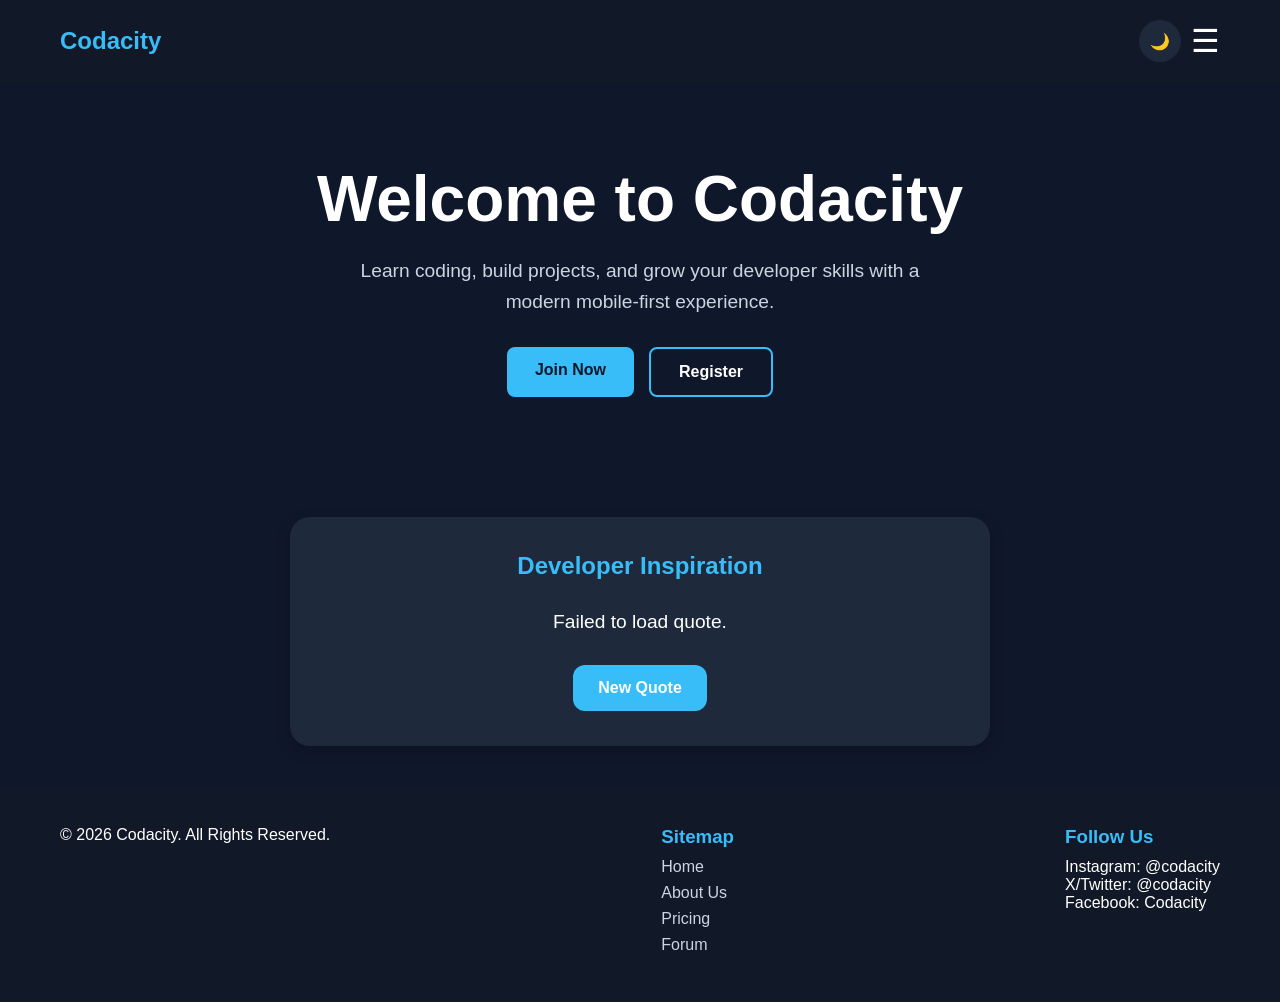
<file: index.html>
<!DOCTYPE html>
<html lang="en">
<head>
  <meta charset="UTF-8" />
  <meta name="viewport" content="width=device-width, initial-scale=1.0" />
  <title>Codacity</title>

  <link rel="stylesheet" href="styles.css" />
</head>
<body>

  <!-- HEADER -->
  <header class="header">
    <div class="logo">Codacity</div>

    <div class="header-actions">
      <button class="theme-toggle" id="theme-toggle">
        🌙
      </button>
      <button class="menu-toggle" id="menu-toggle">
        &#9776;
      </button>
    </div>
    <nav class="nav-menu" id="nav-menu">
      <a href="about.html">About Us</a>
      <a href="pricing.html">Pricing</a>
      <a href="forum.html">Forum</a>
    </nav>
  </header>

  <!-- MAIN SECTION -->
  <main class="hero">
    <div class="hero-content">
      <h1>Welcome to Codacity</h1>

      <p>
        Learn coding, build projects, and grow your developer skills
        with a modern mobile-first experience.
      </p>

      <div class="hero-buttons">
        <a href="login.html" class="btn join-btn">Join Now</a>
        <a href="register.html" class="btn register-btn">Register</a>
      </div>
    </div>
  </main>
  <!-- DEVELOPER QUOTE API -->
<section class="quote-section">

  <div class="quote-card">

    <h2>Developer Inspiration</h2>

    <p id="quote-text">
      Loading quote...
    </p>

    <span id="quote-author">
      Loading author...
    </span>

    <button id="new-quote-btn">
      New Quote
    </button>

  </div>

</section>
  <!-- FOOTER -->
  <footer class="footer">
    <div class="footer-section">
      <p>&copy; 2026 Codacity. All Rights Reserved.</p>
    </div>

    <div class="footer-section">
      <h3>Sitemap</h3>
      <ul>
        <li><a href="index.html">Home</a></li>
        <li><a href="about.html">About Us</a></li>
        <li><a href="pricing.html">Pricing</a></li>
        <li><a href="forum.html">Forum</a></li>
      </ul>
    </div>

    <div class="footer-section">
      <h3>Follow Us</h3>
      <p>Instagram: @codacity</p>
      <p>X/Twitter: @codacity</p>
      <p>Facebook: Codacity</p>
    </div>
  </footer>

  <script src="scripts.js"></script>
</body>
</html>
</file>
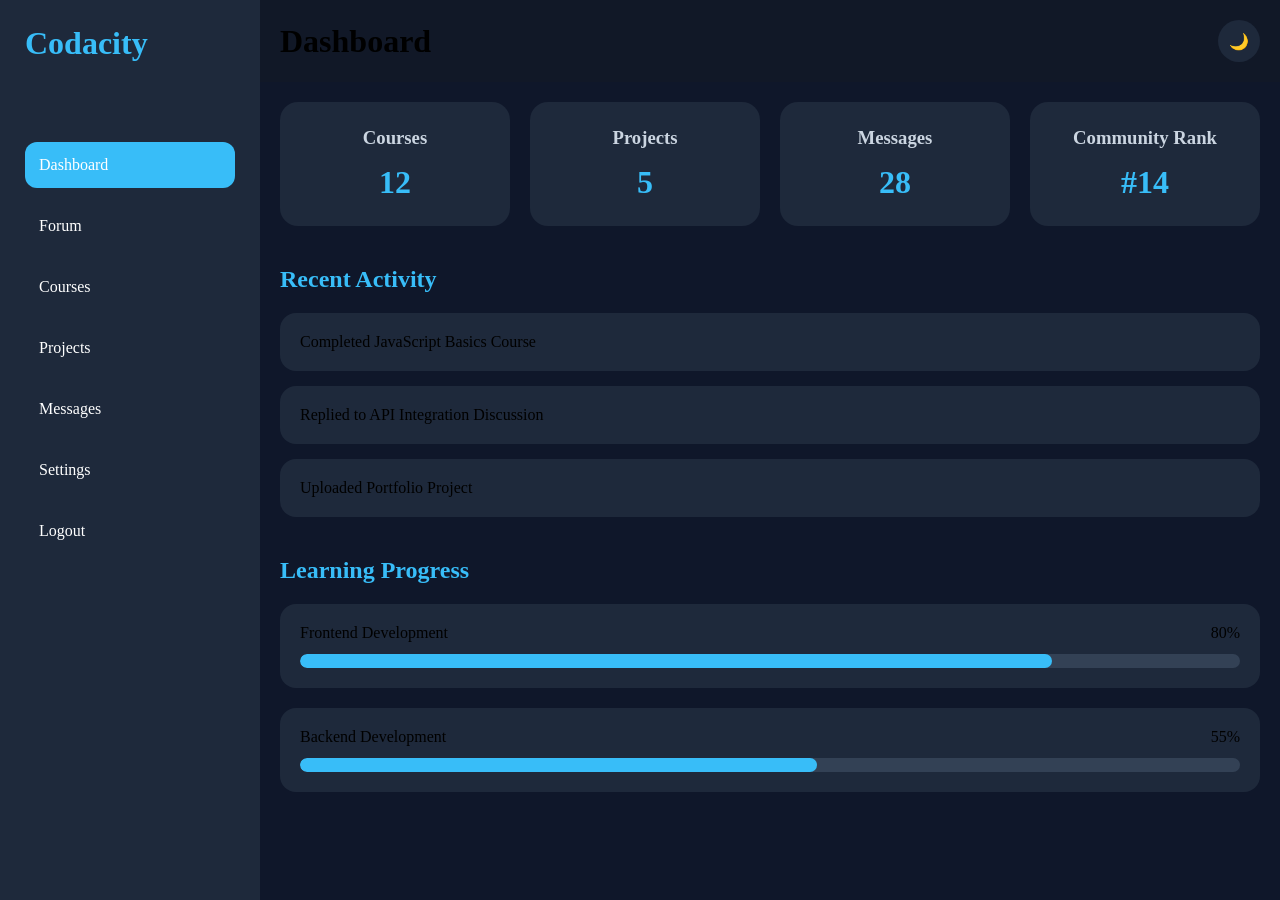
<file: dashboard/index.html>
<!DOCTYPE html>
<html lang="en">
<head>
  <meta charset="UTF-8">
  <meta name="viewport" content="width=device-width, initial-scale=1.0">
  <title>Dashboard - Codacity</title>
  <link rel="stylesheet" href="styles.css">
</head>
<body>
  <!-- SIDEBAR -->
  <aside class="sidebar" id="sidebar">
      <div class="sidebar-top">
    <div class="sidebar-logo">
      Codacity
    </div>
    <button
      class="close-sidebar-btn"
      id="close-sidebar-btn"
    >
      ✕
    </button>
  </div>
    <nav class="sidebar-menu">
      <a href="#" class="active-link">
        Dashboard
      </a>
      <a href="#">
        Forum
      </a>
      <a href="#">
        Courses
      </a>
      <a href="#">
        Projects
      </a>
      <a href="#">
        Messages
      </a>
      <a href="#">
        Settings
      </a>
      <a href="#">
        Logout
      </a>
    </nav>
  </aside>
  <!-- MAIN CONTENT -->
  <div class="dashboard-main">
    <!-- TOPBAR -->
    <header class="dashboard-topbar">
      <div class="topbar-left">
        <button
          class="dashboard-menu-btn"
          id="dashboard-menu-btn"
        >
          ☰
        </button>
        <h1>
          Dashboard
        </h1>
      </div>
      <button
        class="theme-toggle"
        id="theme-toggle"
      >
        🌙
      </button>
    </header>
    <!-- STATS -->
    <section class="stats-grid">
      <div class="stat-card">
        <h3>Courses</h3>
        <p>12</p>
      </div>
      <div class="stat-card">
        <h3>Projects</h3>
        <p>5</p>
      </div>
      <div class="stat-card">
        <h3>Messages</h3>
        <p>28</p>
      </div>
      <div class="stat-card">
        <h3>Community Rank</h3>
        <p>#14</p>
      </div>
    </section>

    <!-- RECENT ACTIVITY -->
    <section class="dashboard-section">

      <div class="section-header">

        <h2>
          Recent Activity
        </h2>

      </div>

      <div class="activity-list">

        <div class="activity-card">
          Completed JavaScript Basics Course
        </div>

        <div class="activity-card">
          Replied to API Integration Discussion
        </div>

        <div class="activity-card">
          Uploaded Portfolio Project
        </div>

      </div>

    </section>

    <!-- LEARNING PROGRESS -->
    <section class="dashboard-section">

      <div class="section-header">

        <h2>
          Learning Progress
        </h2>

      </div>

      <div class="progress-card">

        <div class="progress-info">
          <span>Frontend Development</span>
          <span>80%</span>
        </div>

        <div class="progress-bar">
          <div class="progress-fill frontend-progress"></div>
        </div>

      </div>

      <div class="progress-card">

        <div class="progress-info">
          <span>Backend Development</span>
          <span>55%</span>
        </div>

        <div class="progress-bar">
          <div class="progress-fill backend-progress"></div>
        </div>

      </div>

    </section>

  </div>
  <script src="scripts.js"></script>
</body>
</html>
</file>
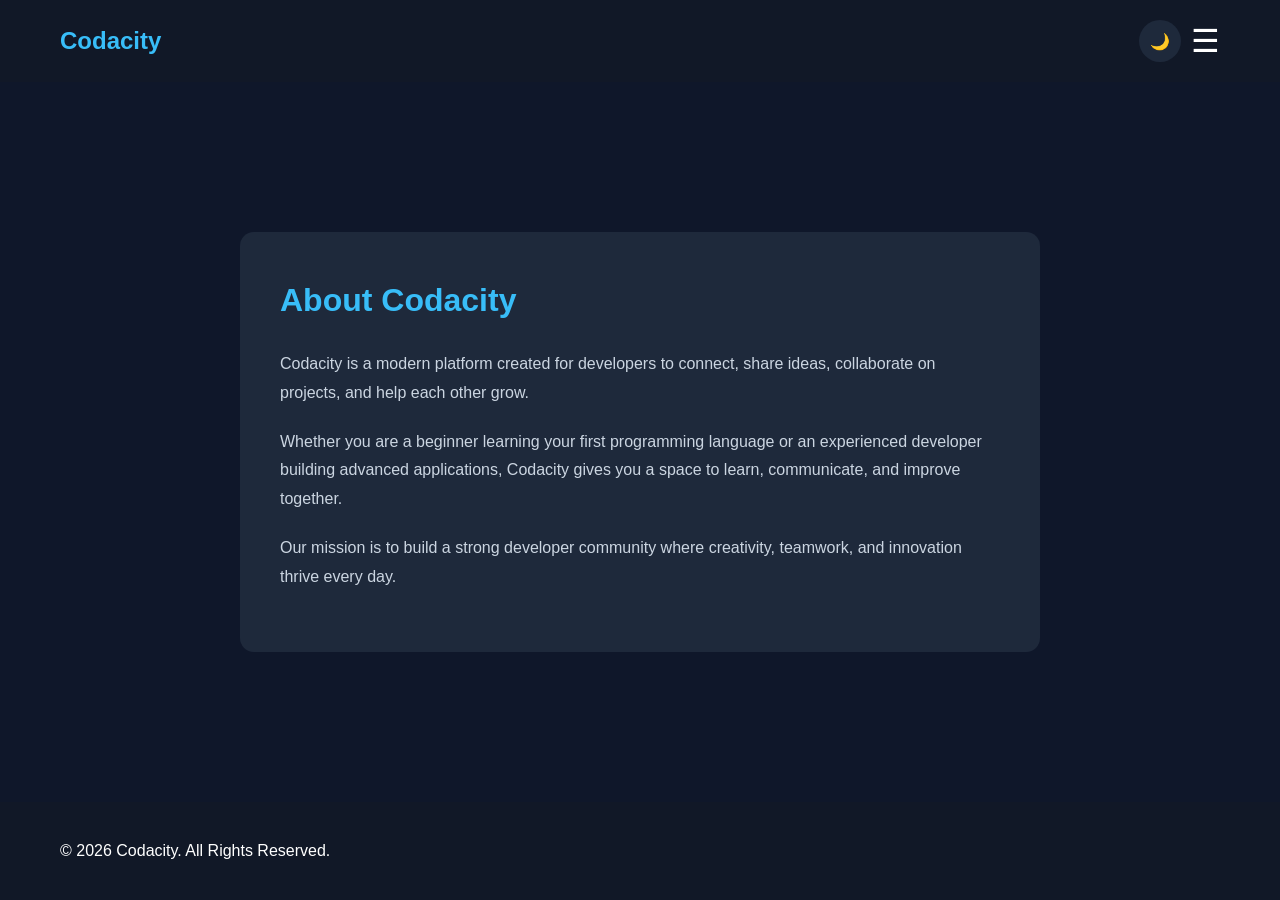
<file: about.html>
<!DOCTYPE html>
<html lang="en">
<head>
  <meta charset="UTF-8">
  <meta name="viewport" content="width=device-width, initial-scale=1.0">
  <title>About Us - Codacity</title>

  <link rel="stylesheet" href="styles.css">
</head>
<body>

  <!-- HEADER -->
  <header class="header">
    <div class="logo">Codacity</div>
    <div class="header-actions">
      <button class="theme-toggle" id="theme-toggle">
        🌙
      </button>
      <button class="menu-toggle" id="menu-toggle">
        &#9776;
      </button>
    </div>

    <nav class="nav-menu" id="nav-menu">
      <a href="index.html">Home</a>
      <a href="pricing.html">Pricing</a>
      <a href="forum.html">Forum</a>
    </nav>
  </header>

  <!-- ABOUT SECTION -->
  <main class="page-content">
    <div class="content-box">
      <h1>About Codacity</h1>

      <p>
        Codacity is a modern platform created for developers to connect,
        share ideas, collaborate on projects, and help each other grow.
      </p>

      <p>
        Whether you are a beginner learning your first programming language
        or an experienced developer building advanced applications,
        Codacity gives you a space to learn, communicate, and improve together.
      </p>

      <p>
        Our mission is to build a strong developer community where creativity,
        teamwork, and innovation thrive every day.
      </p>
    </div>
  </main>
  <!-- FOOTER -->
  <footer class="footer">
    <div class="footer-section">
      <p>&copy; 2026 Codacity. All Rights Reserved.</p>
    </div>
  </footer>
  <script src="scripts.js"></script>
</body>
</html>
</file>
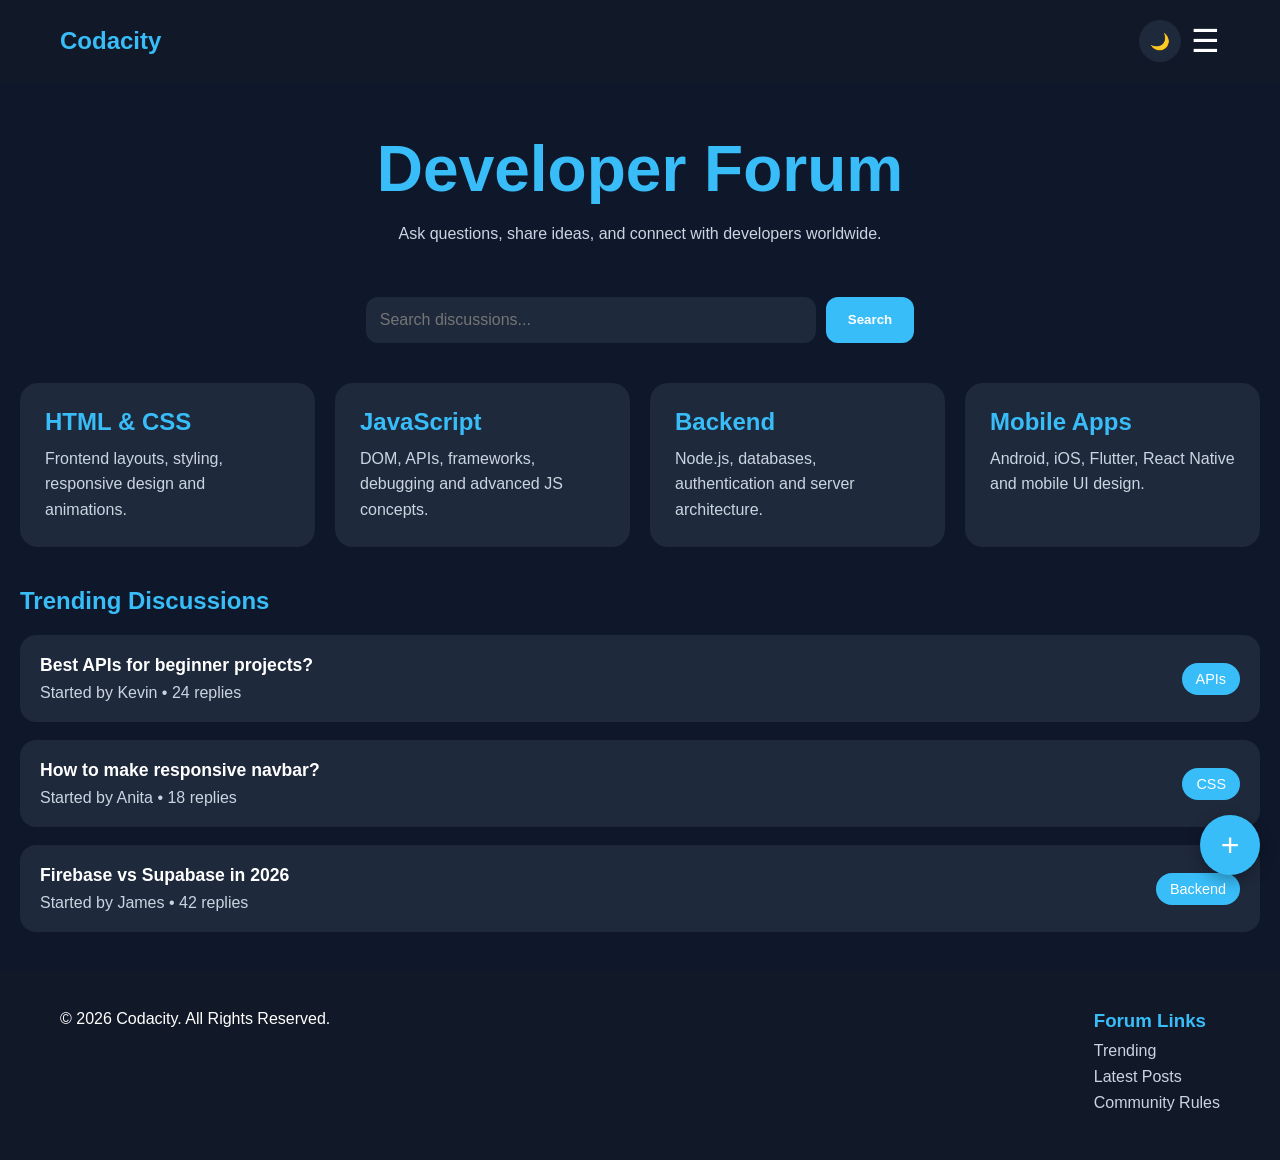
<file: forum.html>
<!DOCTYPE html>
<html lang="en">
<head>
  <meta charset="UTF-8">
  <meta name="viewport" content="width=device-width, initial-scale=1.0">

  <title>Developer Forum - Codacity</title>

  <link rel="stylesheet" href="styles.css">
</head>
<body>

  <!-- HEADER -->
  <header class="header">

    <div class="logo">Codacity</div>

    <div class="header-actions">

      <button class="theme-toggle" id="theme-toggle">
        🌙
      </button>

      <button class="menu-toggle" id="menu-toggle">
        ☰
      </button>

    </div>

    <nav class="nav-menu" id="nav-menu">
      <a href="index.html">Home</a>
      <a href="about.html">About Us</a>
      <a href="pricing.html">Pricing</a>
      <a href="login.html">Login</a>
    </nav>

  </header>

  <!-- FORUM HERO -->
  <section class="forum-hero">

    <h1>Developer Forum</h1>

    <p>
      Ask questions, share ideas, and connect with developers worldwide.
    </p>

  </section>

  <!-- SEARCH -->
  <section class="forum-search">

    <input
      type="text"
      placeholder="Search discussions..."
    >

    <button>
      Search
    </button>

  </section>

  <!-- FORUM CATEGORIES -->
  <section class="forum-categories">

    <div class="category-card">
      <h2>HTML & CSS</h2>
      <p>Frontend layouts, styling, responsive design and animations.</p>
    </div>

    <div class="category-card">
      <h2>JavaScript</h2>
      <p>DOM, APIs, frameworks, debugging and advanced JS concepts.</p>
    </div>

    <div class="category-card">
      <h2>Backend</h2>
      <p>Node.js, databases, authentication and server architecture.</p>
    </div>

    <div class="category-card">
      <h2>Mobile Apps</h2>
      <p>Android, iOS, Flutter, React Native and mobile UI design.</p>
    </div>

  </section>

  <!-- DISCUSSIONS -->
  <section class="forum-discussions">

    <h2>Trending Discussions</h2>

    <div class="discussion-card">

      <div class="discussion-info">
        <h3>Best APIs for beginner projects?</h3>

        <p>
          Started by Kevin • 24 replies
        </p>
      </div>

      <span class="discussion-tag">
        APIs
      </span>

    </div>

    <div class="discussion-card">

      <div class="discussion-info">
        <h3>How to make responsive navbar?</h3>

        <p>
          Started by Anita • 18 replies
        </p>
      </div>

      <span class="discussion-tag">
        CSS
      </span>

    </div>

    <div class="discussion-card">

      <div class="discussion-info">
        <h3>Firebase vs Supabase in 2026</h3>

        <p>
          Started by James • 42 replies
        </p>
      </div>

      <span class="discussion-tag">
        Backend
      </span>

    </div>

  </section>

  <!-- NEW POST BUTTON -->
  <div class="floating-post-btn">
    +
  </div>

  <!-- FOOTER -->
  <footer class="footer">

    <div class="footer-section">
      <p>&copy; 2026 Codacity. All Rights Reserved.</p>
    </div>

    <div class="footer-section">
      <h3>Forum Links</h3>

      <ul>
        <li><a href="#">Trending</a></li>
        <li><a href="#">Latest Posts</a></li>
        <li><a href="#">Community Rules</a></li>
      </ul>
    </div>

  </footer>

  <script src="scripts.js"></script>

</body>
</html>
</file>
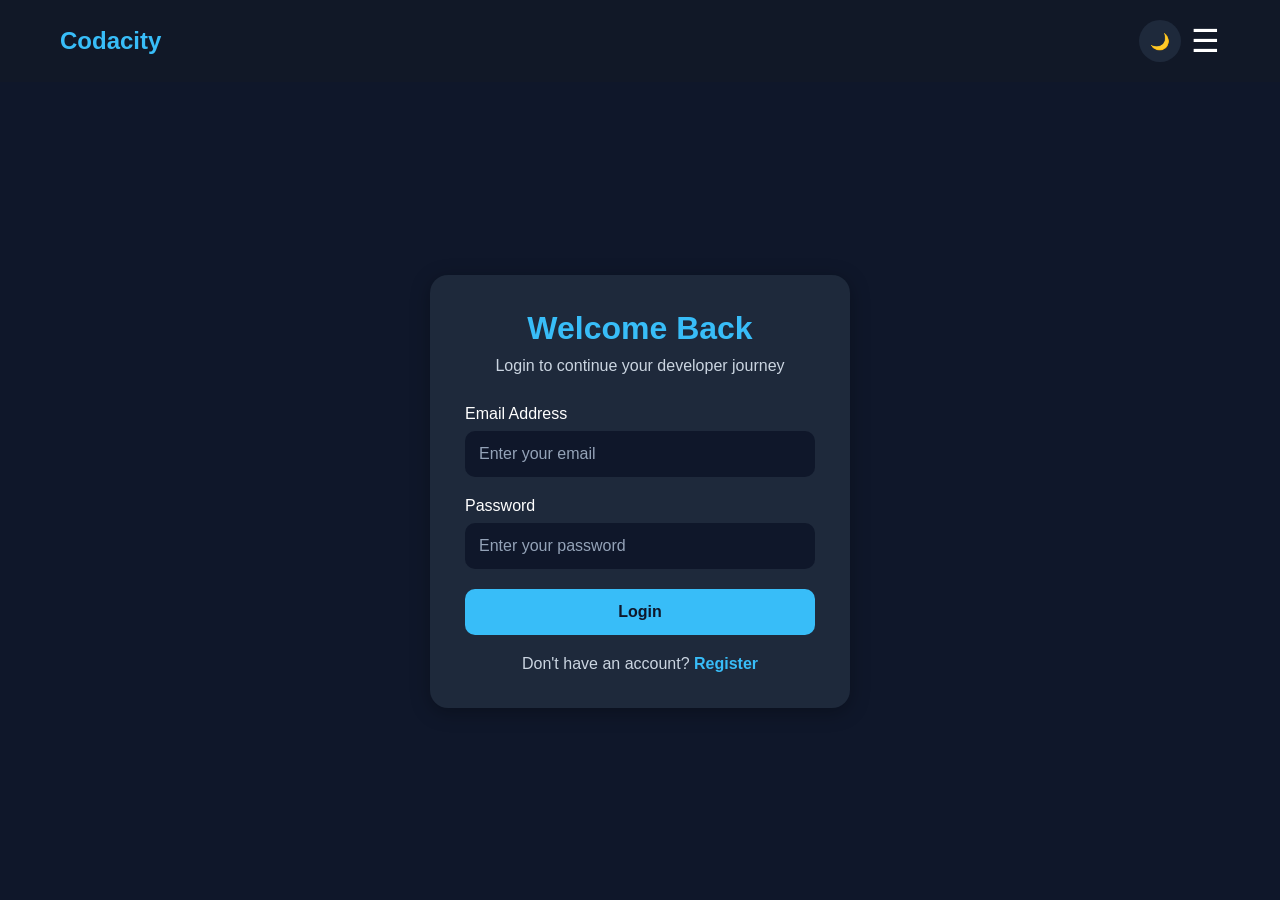
<file: login.html>
<!DOCTYPE html>
<html lang="en">
<head>
  <meta charset="UTF-8">
  <meta name="viewport" content="width=device-width, initial-scale=1.0">
  <title>Login - Codacity</title>
  <link rel="stylesheet" href="styles.css">
</head>
<body>
  <!-- HEADER -->
  <header class="header">
    <div class="logo">Codacity</div>
    <div class="header-actions">
      <button class="theme-toggle" id="theme-toggle">
        🌙
      </button>
      <button class="menu-toggle" id="menu-toggle">
        &#9776;
      </button>
    </div>
    <nav class="nav-menu" id="nav-menu">
      <a href="index.html">Home</a>
      <a href="about.html">About Us</a>
      <a href="pricing.html">Pricing</a>
    </nav>
  </header>
  <!-- LOGIN SECTION -->
  <main class="auth-page">
    <div class="auth-card">
      <h1>Welcome Back</h1>
      <p class="auth-subtitle">
        Login to continue your developer journey
      </p>
      <form id="login-form">
        <div class="form-group">
          <label>Email Address</label>
          <input type="email" id="login-email" placeholder="Enter your email">
           <small class="error-message" id="login-email-error"></small>
        </div>

        <div class="form-group">
          <label>Password</label>
          <input type="password" id="login-password" placeholder="Enter your password">
          <small class="error-message" id="login-password-error"></small>
        </div>
        <button type="submit" class="auth-btn">
          Login
        </button>
      </form>
      <p class="auth-switch">
        Don't have an account?
        <a href="register.html">Register</a>
      </p>
    </div>
  </main>
  <script src="scripts.js"></script>
</body>
</html>
</file>
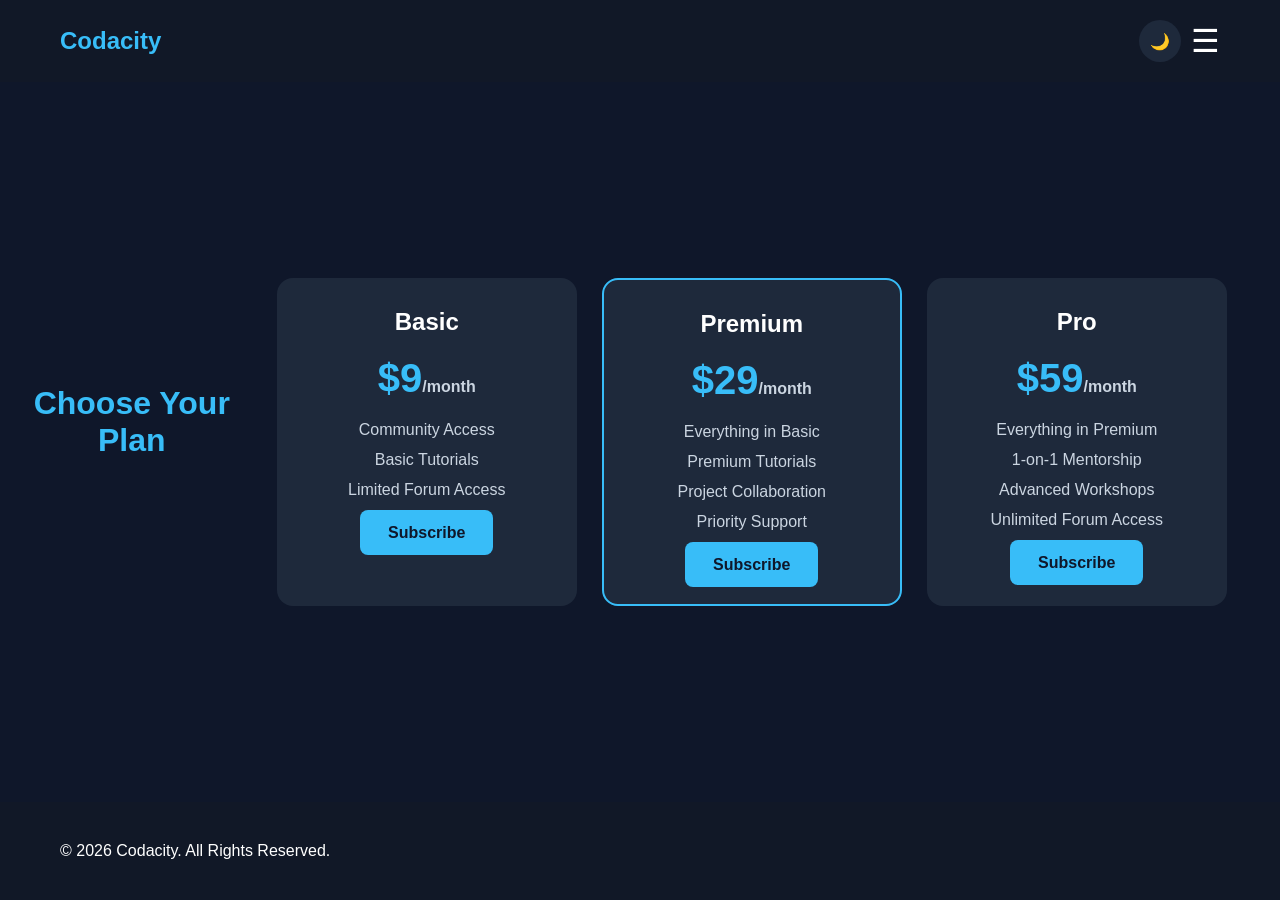
<file: pricing.html>
<!DOCTYPE html>
<html lang="en">
<head>
  <meta charset="UTF-8">
  <meta name="viewport" content="width=device-width, initial-scale=1.0">
  <title>Pricing - Codacity</title>

  <link rel="stylesheet" href="styles.css">
</head>
<body>

  <!-- HEADER -->
  <header class="header">
    <div class="logo">Codacity</div>
    <div class="header-actions">
    
      <button class="theme-toggle" id="theme-toggle">
        🌙
      </button>
    
      <button class="menu-toggle" id="menu-toggle">
        &#9776;
      </button>
    
    </div>

    <nav class="nav-menu" id="nav-menu">
      <a href="index.html">Home</a>
      <a href="about.html">About Us</a>
      <a href="forum.html">Forum</a>
    </nav>
  </header>

  <!-- PRICING SECTION -->
  <main class="page-content">
    <h1 class="pricing-title">Choose Your Plan</h1>

    <div class="pricing-container">

      <!-- BASIC -->
      <div class="pricing-card">
        <h2>Basic</h2>

        <div class="price">
          $9<span>/month</span>
        </div>

        <ul>
          <li>Community Access</li>
          <li>Basic Tutorials</li>
          <li>Limited Forum Access</li>
        </ul>

        <a href="#" class="btn join-btn">Subscribe</a>
      </div>

      <!-- PREMIUM -->
      <div class="pricing-card featured">
        <h2>Premium</h2>

        <div class="price">
          $29<span>/month</span>
        </div>

        <ul>
          <li>Everything in Basic</li>
          <li>Premium Tutorials</li>
          <li>Project Collaboration</li>
          <li>Priority Support</li>
        </ul>

        <a href="#" class="btn join-btn">Subscribe</a>
      </div>

      <!-- PRO -->
      <div class="pricing-card">
        <h2>Pro</h2>

        <div class="price">
          $59<span>/month</span>
        </div>

        <ul>
          <li>Everything in Premium</li>
          <li>1-on-1 Mentorship</li>
          <li>Advanced Workshops</li>
          <li>Unlimited Forum Access</li>
        </ul>

        <a href="#" class="btn join-btn">Subscribe</a>
      </div>

    </div>
  </main>

  <!-- FOOTER -->
  <footer class="footer">
    <div class="footer-section">
      <p>&copy; 2026 Codacity. All Rights Reserved.</p>
    </div>
  </footer>

  <script src="scripts.js"></script>
</body>
</html>
</file>
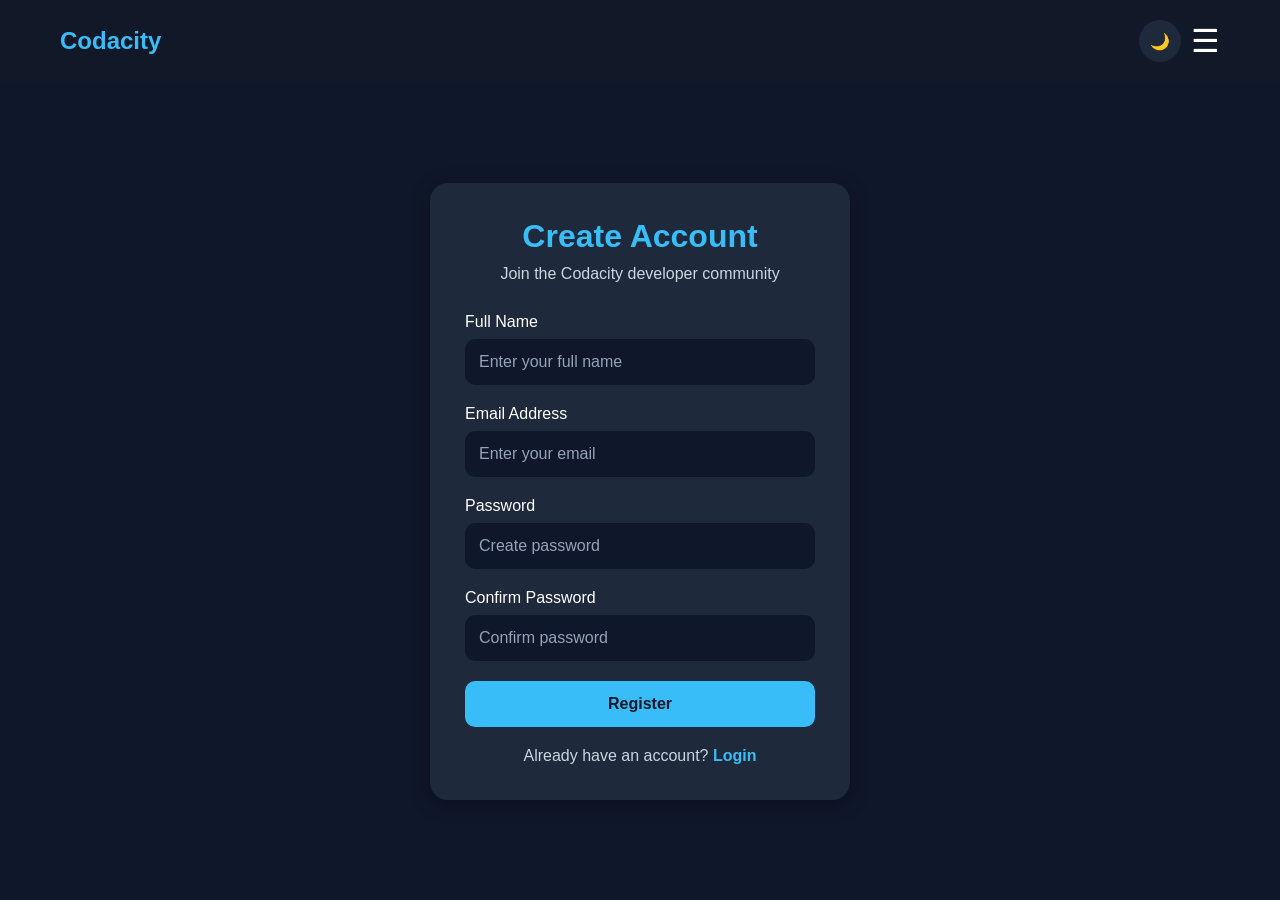
<file: register.html>
<!DOCTYPE html>
<html lang="en">
<head>
  <meta charset="UTF-8">
  <meta name="viewport" content="width=device-width, initial-scale=1.0">
  <title>Register - Codacity</title>

  <link rel="stylesheet" href="styles.css">
</head>
<body>

  <!-- HEADER -->
  <header class="header">
    <div class="logo">Codacity</div>

    <div class="header-actions">

  <button class="theme-toggle" id="theme-toggle">
    🌙
  </button>

  <button class="menu-toggle" id="menu-toggle">
    &#9776;
  </button>

</div>

    <nav class="nav-menu" id="nav-menu">
      <a href="index.html">Home</a>
      <a href="about.html">About Us</a>
      <a href="pricing.html">Pricing</a>
    </nav>
  </header>
  <!-- REGISTER SECTION -->
  <main class="auth-page">

    <div class="auth-card">

      <h1>Create Account</h1>

      <p class="auth-subtitle">
        Join the Codacity developer community
      </p>

      <form id="register-form">

        <div class="form-group">
          <label>Full Name</label>
          <input type="text" id="register-name"  placeholder="Enter your full name">
           <small class="error-message" id="register-name-error"></small>
        </div>

        <div class="form-group">
          <label>Email Address</label>
          <input type="email" id="register-email" placeholder="Enter your email">
          <small class="error-message" id="register-email-error"></small>

        </div>

        <div class="form-group">
          <label>Password</label>
          <input type="password" id="register-password" placeholder="Create password">
          <small class="error-message" id="register-password-error"></small>

        </div>
        
        <div class="form-group">
          <label>Confirm Password</label>
          <input type="password" id="register-confirm-password" placeholder="Confirm password">
           <small class="error-message" id="register-confirm-password-error"></small>
        </div>

        <button type="submit" class="auth-btn">
          Register
        </button>

      </form>

      <p class="auth-switch">
        Already have an account?
        <a href="login.html">Login</a>
      </p>

    </div>

  </main>
<script>

/* =========================
   REGISTER FORM VALIDATION
========================= */

const registerForm =
  document.getElementById("register-form");

if (registerForm) {

  registerForm.addEventListener("submit", (e) => {

    e.preventDefault();

    const name =
      document.getElementById("register-name");

    const email =
      document.getElementById("register-email");

    const password =
      document.getElementById("register-password");

    const confirmPassword =
      document.getElementById(
        "register-confirm-password"
      );

    const nameError =
      document.getElementById(
        "register-name-error"
      );

    const emailError =
      document.getElementById(
        "register-email-error"
      );

    const passwordError =
      document.getElementById(
        "register-password-error"
      );

    const confirmPasswordError =
      document.getElementById(
        "register-confirm-password-error"
      );

    let isValid = true;

    /* RESET ERRORS */
    nameError.textContent = "";
    emailError.textContent = "";
    passwordError.textContent = "";
    confirmPasswordError.textContent = "";

    /* RESET INPUT STATES */
    name.classList.remove(
      "input-error",
      "input-success"
    );

    email.classList.remove(
      "input-error",
      "input-success"
    );

    password.classList.remove(
      "input-error",
      "input-success"
    );

    confirmPassword.classList.remove(
      "input-error",
      "input-success"
    );

    /* =========================
       NAME VALIDATION
    ========================= */

    if (name.value.trim() === "") {

      nameError.textContent =
        "Full name is required";

      name.classList.add("input-error");

      isValid = false;

    } else {

      name.classList.add(
        "input-success"
      );

    }

    /* =========================
       EMAIL VALIDATION
    ========================= */

    if (email.value.trim() === "") {

      emailError.textContent =
        "Email is required";

      email.classList.add(
        "input-error"
      );

      isValid = false;

    } else {

      email.classList.add(
        "input-success"
      );

    }

    /* =========================
       PASSWORD VALIDATION
    ========================= */

    if (password.value.trim() === "") {

      passwordError.textContent =
        "Password is required";

      password.classList.add(
        "input-error"
      );

      isValid = false;

    } else if (
      password.value.length < 6
    ) {

      passwordError.textContent =
        "Password must be at least 6 characters";

      password.classList.add(
        "input-error"
      );

      isValid = false;

    } else {

      password.classList.add(
        "input-success"
      );

    }

    /* =========================
       CONFIRM PASSWORD
    ========================= */

    if (
      confirmPassword.value.trim() === ""
    ) {

      confirmPasswordError.textContent =
        "Please confirm password";

      confirmPassword.classList.add(
        "input-error"
      );

      isValid = false;

    } else if (
      confirmPassword.value !==
      password.value
    ) {

      confirmPasswordError.textContent =
        "Passwords do not match";

      confirmPassword.classList.add(
        "input-error"
      );

      isValid = false;

    } else {

      confirmPassword.classList.add(
        "input-success"
      );

    }

    /* =========================
       SUCCESS
    ========================= */

    if (isValid) {

      alert(
        "Registration successful!"
      );

      registerForm.reset();

      /* REMOVE SUCCESS STATES */
      document
        .querySelectorAll(
          ".input-success"
        )
        .forEach((input) => {

          input.classList.remove(
            "input-success"
          );

        });

    }

  });

}


</script>
  <script src="scripts.js"></script>
</body>
</html>
</file>
<file: styles.css>
/* THEME VARIABLES */
:root {
  --bg-color: #0f172a;
  --card-color: #1e293b;
  --header-color: #111827;
  --text-color: #ffffff;
  --secondary-text: #cbd5e1;
  --primary-color: #38bdf8;
}

/* LIGHT MODE */
.light-mode {
  --bg-color: #f1f5f9;
  --card-color: #ffffff;
  --header-color: #ffffff;
  --text-color: #0f172a;
  --secondary-text: #475569;
  --primary-color: #0284c7;
}
/* GLOBAL TRANSITIONS */
* {
  transition:
    background 0.3s ease,
    color 0.3s ease,
    border-color 0.3s ease,
    transform 0.3s ease;
}
html {
  scroll-behavior: smooth;
}
/* FLOATING BUTTON PULSE */
.floating-post-btn {
  animation: pulseBtn 2s infinite;
}

@keyframes pulseBtn {

  0% {
    box-shadow:
      0 0 0 0 rgba(56,189,248,0.7);
  }

  70% {
    box-shadow:
      0 0 0 15px rgba(56,189,248,0);
  }

  100% {
    box-shadow:
      0 0 0 0 rgba(56,189,248,0);
  }

}
/* PAGE LOAD ANIMATION */
body {
  animation: fadePage 0.8s ease;
}

@keyframes fadePage {

  from {
    opacity: 0;
    transform: translateY(10px);
  }

  to {
    opacity: 1;
    transform: translateY(0);
  }

}
/* HERO FLOATING EFFECT */
.hero-content {
  animation: floatHero 4s ease-in-out infinite;
}

@keyframes floatHero {

  0% {
    transform: translateY(0);
  }

  50% {
    transform: translateY(-10px);
  }

  100% {
    transform: translateY(0);
  }

}
/* CARD HOVER EFFECT */
.stat-card,
.activity-card,
.category-card,
.discussion-card,
.pricing-card,
.quote-card,
.auth-card,
.content-box {
  transition:
    transform 0.3s ease,
    box-shadow 0.3s ease;
}

.stat-card:hover,
.activity-card:hover,
.category-card:hover,
.discussion-card:hover,
.pricing-card:hover,
.quote-card:hover,
.auth-card:hover,
.content-box:hover {

  transform: translateY(-6px);

  box-shadow:
    0 10px 25px rgba(0,0,0,0.2);
}
/* HEADER ACTIONS */
.header-actions {
  display: flex;
  align-items: center;
  gap: 10px;
}

/* THEME TOGGLE */
.theme-toggle {
  background: var(--card-color);
  border: none;
  color: var(--text-color);
  width: 42px;
  height: 42px;
  border-radius: 50%;
  cursor: pointer;
  font-size: 1rem;
  transition: 0.3s;
}

.theme-toggle:hover {
  transform: scale(1.1);
}
/* RESET */
* {
  margin: 0;
  padding: 0;
  box-sizing: border-box;
}

/* BODY */
body {
  font-family: Arial, sans-serif;
  background: var(--bg-color);
  color: var(--text-color);
  min-height: 100vh;
  display: flex;
  flex-direction: column;
}

/* HEADER */
.header {
  width: 100%;
  padding: 16px 20px;
  display: flex;
  justify-content: space-between;
  align-items: center;
  background: #111827;
  position: relative;
}

.logo {
  font-size: 1.5rem;
  font-weight: bold;
  color: var(--primary-color);
}

/* MENU BUTTON */
.menu-toggle {
  background: none;
  border: none;
  color: var(--text-color);
  font-size: 2rem;
  cursor: pointer;
  transition: 0.3s;
}
.menu-toggle:hover {
  transform: scale(1.1);
}
/* OLD NAVIGATION MENU */
.nav-menu {
  position: absolute;
  top: 70px;
  right: 20px;
  background: var(--card-color);
  border-radius: 10px;
  padding: 15px;
  display: none;
  flex-direction: column;
  gap: 12px;
  width: 80%;
  z-index: 9999;
}
.nav-menu a {
  text-decoration: none;
  color: var(--text-color);
  font-size: 1rem;
  transition: 0.3s;
}
.nav-menu a:hover {
  color: var(--primary-color);
}
/* ACTIVE MENU */
.nav-menu.active {
  display: flex;
}


/* HERO SECTION */
.hero {
  flex: 1;
  display: flex;
  justify-content: center;
  align-items: center;
  padding: 40px 20px;
  text-align: center;
}

.hero-content h1 {
  font-size: 2.2rem;
  margin-bottom: 20px;
}

.hero-content p {
  font-size: 1rem;
  line-height: 1.6;
  margin-bottom: 30px;
  color: #cbd5e1;
}
/* BUTTON ANIMATIONS */
.btn,
.auth-btn,
#new-quote-btn,
.forum-search button,
.dashboard-menu-btn,
.close-sidebar-btn,
.theme-toggle {
  transition:
    transform 0.2s ease,
    opacity 0.2s ease;
}

.btn:hover,
.auth-btn:hover,
#new-quote-btn:hover,
.forum-search button:hover,
.dashboard-menu-btn:hover,
.close-sidebar-btn:hover,
.theme-toggle:hover {
  transform: translateY(-3px);
}

.btn:active,
.auth-btn:active,
#new-quote-btn:active,
.forum-search button:active,
.dashboard-menu-btn:active,
.close-sidebar-btn:active,
.theme-toggle:active {
  transform: scale(0.95);
}
/* OLD BUTTONS */
.hero-buttons {
  display: flex;
  justify-content: center;
  gap: 15px;
  flex-wrap: wrap;
}

.btn {
  text-decoration: none;
  padding: 14px 28px;
  border-radius: 8px;
  font-weight: bold;
  transition: 0.3s;
}

.join-btn {
  background: #38bdf8;
  color: #0f172a;
}

.join-btn:hover {
  background: #0ea5e9;
}

.register-btn {
  border: 2px solid #38bdf8;
  color: var(--text-color);
}

.register-btn:hover {
  background: #38bdf8;
  color: #0f172a;
}
/* FOOTER */
.footer {
  background: var(--header-color);
  padding: 30px 20px;
  display: flex;
  flex-direction: column;
  gap: 25px;
  text-align: center;
}

.footer-section h3 {
  margin-bottom: 10px;
  color: var(--primary-color);
}

.footer-section ul {
  list-style: none;
}

.footer-section ul li {
  margin-bottom: 8px;
}

.footer-section a {
  text-decoration: none;
  color: var(--secondary-text);
}

.footer-section a:hover {
  color: var(--primary-color);
}

/* TABLET DEVICES */
@media (min-width: 768px) {
  .hero-content h1 {
    font-size: 3rem;
  }

  .hero-content p {
    font-size: 1.1rem;
    max-width: 600px;
    margin: 0 auto 30px;
  }

  .footer {
    flex-direction: row;
    justify-content: space-between;
    text-align: left;
  }
}

/* LARGE DEVICES */
@media (min-width: 1024px) {
  .header {
    padding: 20px 60px;
  }

  .hero {
    padding: 80px;
  }

  .hero-content h1 {
    font-size: 4rem;
  }

  .hero-content p {
    font-size: 1.2rem;
  }

  .footer {
    padding: 40px 60px;
  }
}

/* SMALL MOBILE DEVICES */
@media (max-width: 360px) {
  .hero-content h1 {
    font-size: 1.8rem;
  }

  .btn {
    width: 100%;
  }

  .hero-buttons {
    flex-direction: column;
  }
}

/* PAGE CONTENT */
.page-content {
  flex: 1;
  padding: 40px 20px;
  display: flex;
  justify-content: center;
  align-items: center;
}

/* ABOUT PAGE */
.content-box {
  max-width: 800px;
  background: var(--card-color);
  padding: 30px;
  border-radius: 14px;
  line-height: 1.8;
}

.content-box h1 {
  margin-bottom: 20px;
  color: var(--primary-color);
}

.content-box p {
  margin-bottom: 20px;
  color: var(--secondary-text);
}

/* PRICING PAGE */
.pricing-title {
  text-align: center;
  margin-bottom: 40px;
  color: var(--primary-color);
}

.pricing-container {
  width: 100%;
  display: flex;
  flex-direction: column;
  gap: 25px;
}

.pricing-card {
  background: var(--card-color);
  padding: 30px;
  border-radius: 16px;
  text-align: center;
  transition: 0.3s;
}

.pricing-card:hover {
  transform: translateY(-5px);
}

.pricing-card h2 {
  margin-bottom: 20px;
}

.price {
  font-size: 2.5rem;
  font-weight: bold;
  margin-bottom: 20px;
  color: var(--primary-color);
}

.price span {
  font-size: 1rem;
  color: var(--secondary-text);
}

.pricing-card ul {
  list-style: none;
  margin-bottom: 25px;
}

.pricing-card ul li {
  margin-bottom: 12px;
  color: var(--secondary-text);
}

.featured {
  border: 2px solid #38bdf8;
}

/* TABLET AND DESKTOP */
@media (min-width: 768px) {

  .pricing-container {
    flex-direction: row;
    justify-content: center;
    align-items: stretch;
  }

  .pricing-card {
    width: 300px;
  }

  .content-box {
    padding: 40px;
  }
}

/* AUTH PAGES */
.auth-page {
  flex: 1;
  display: flex;
  justify-content: center;
  align-items: center;
  padding: 40px 20px;
}

.auth-card {
  width: 100%;
  max-width: 420px;
  background: var(--card-color);
  padding: 35px;
  border-radius: 18px;
  box-shadow: 0 4px 20px rgba(0,0,0,0.3);
}

.auth-card h1 {
  text-align: center;
  margin-bottom: 10px;
  color: var(--primary-color);
}

.auth-subtitle {
  text-align: center;
  color: var(--secondary-text);
  margin-bottom: 30px;
}

/* FORM */
.form-group {
  margin-bottom: 20px;
}

.form-group label {
  display: block;
  margin-bottom: 8px;
  color: var(--text-color);
}

.form-group input {
  width: 100%;
  padding: 14px;
  border: none;
  outline: none;
  border-radius: 10px;
  background: var(--bg-color);
  color: var(--text-color);
  font-size: 1rem;
}

.form-group input::placeholder {
  color: #94a3b8;
}

/* BUTTON */
.auth-btn {
  width: 100%;
  padding: 14px;
  border: none;
  border-radius: 10px;
  background: #38bdf8;
  color: #0f172a;
  font-size: 1rem;
  font-weight: bold;
  cursor: pointer;
  transition: 0.3s;
}

.auth-btn:hover {
  background: #0ea5e9;
}

/* SWITCH AUTH */
.auth-switch {
  margin-top: 20px;
  text-align: center;
  color: var(--secondary-text);
}

.auth-switch a {
  color: var(--primary-color);
  text-decoration: none;
  font-weight: bold;
}

.auth-switch a:hover {
  text-decoration: underline;
}

/* SMALL DEVICES */
@media (max-width: 480px) {

  .auth-card {
    padding: 25px;
  }

  .auth-card h1 {
    font-size: 1.8rem;
  }
}
/* FORUM HERO */
.forum-hero {
  padding: 50px 20px 30px;
  text-align: center;
}

.forum-hero h1 {
  font-size: 2.5rem;
  margin-bottom: 15px;
  color: var(--primary-color);
}

.forum-hero p {
  color: var(--secondary-text);
  max-width: 600px;
  margin: auto;
  line-height: 1.6;
}

/* SEARCH */
.forum-search {
  display: flex;
  gap: 10px;
  padding: 20px;
  justify-content: center;
  flex-wrap: wrap;
}

.forum-search input {
  width: 100%;
  max-width: 450px;
  padding: 14px;
  border: none;
  border-radius: 12px;
  background: var(--card-color);
  color: var(--text-color);
  outline: none;
  font-size: 1rem;
}

.forum-search button {
  padding: 14px 22px;
  border: none;
  border-radius: 12px;
  background: var(--primary-color);
  color: white;
  cursor: pointer;
  font-weight: bold;
}

/* CATEGORIES */
.forum-categories {
  display: grid;
  grid-template-columns: 1fr;
  gap: 20px;
  padding: 20px;
}

.category-card {
  background: var(--card-color);
  padding: 25px;
  border-radius: 18px;
  transition: 0.3s;
}

.category-card:hover {
  transform: translateY(-5px);
}

.category-card h2 {
  margin-bottom: 10px;
  color: var(--primary-color);
}

.category-card p {
  color: var(--secondary-text);
  line-height: 1.6;
}

/* DISCUSSIONS */
.forum-discussions {
  padding: 20px;
}

.forum-discussions h2 {
  margin-bottom: 20px;
  color: var(--primary-color);
}

.discussion-card {
  background: var(--card-color);
  padding: 20px;
  border-radius: 16px;
  margin-bottom: 18px;

  display: flex;
  justify-content: space-between;
  align-items: center;
  gap: 15px;

  transition: 0.3s;
}

.discussion-card:hover {
  transform: translateY(-3px);
}

.discussion-info h3 {
  margin-bottom: 8px;
  font-size: 1.1rem;
}

.discussion-info p {
  color: var(--secondary-text);
}

.discussion-tag {
  background: var(--primary-color);
  color: white;
  padding: 8px 14px;
  border-radius: 20px;
  font-size: 0.9rem;
  white-space: nowrap;
}

/* FLOATING BUTTON */
.floating-post-btn {
  position: fixed;
  right: 20px;
  bottom: 25px;

  width: 60px;
  height: 60px;

  background: var(--primary-color);
  color: white;

  border-radius: 50%;

  display: flex;
  justify-content: center;
  align-items: center;

  font-size: 2rem;
  cursor: pointer;

  box-shadow: 0 5px 15px rgba(0,0,0,0.3);

  transition: 0.3s;
}

.floating-post-btn:hover {
  transform: scale(1.1);
}

/* TABLETS */
@media (min-width: 768px) {

  .forum-categories {
    grid-template-columns: repeat(2, 1fr);
  }

}

/* LARGE SCREENS */
@media (min-width: 1024px) {

  .forum-categories {
    grid-template-columns: repeat(4, 1fr);
  }

  .forum-hero h1 {
    font-size: 4rem;
  }
}
/* QUOTE API SECTION */
.quote-section {
  padding: 40px 20px;
  display: flex;
  justify-content: center;
}

.quote-card {
  width: 100%;
  max-width: 700px;

  background: var(--card-color);

  padding: 35px;
  border-radius: 20px;

  text-align: center;

  box-shadow: 0 5px 15px rgba(0,0,0,0.2);
}

.quote-card h2 {
  margin-bottom: 25px;
  color: var(--primary-color);
}

#quote-text {
  font-size: 1.2rem;
  line-height: 1.8;
  margin-bottom: 20px;
  color: var(--text-color);
}

#quote-author {
  display: block;
  margin-bottom: 25px;
  color: var(--secondary-text);
}

#new-quote-btn {
  padding: 14px 25px;
  border: none;
  border-radius: 12px;

  background: var(--primary-color);
  color: white;

  cursor: pointer;
  font-weight: bold;
  font-size: 1rem;

  transition: 0.3s;
}

#new-quote-btn:hover {
  transform: scale(1.05);
}

/* TABLETS */
@media (min-width: 768px) {

  .stats-grid {
    grid-template-columns: repeat(2, 1fr);
  }

}

/* DESKTOP */
@media (min-width: 1024px) {

  .sidebar {
    left: 0;
  }

  .dashboard-main {
    margin-left: 260px;
  }

  .dashboard-menu-btn {
    display: none;
  }

  .stats-grid {
    grid-template-columns: repeat(4, 1fr);
  }

}

/* ERROR MESSAGE */
.error-message {
  display: block;
  margin-top: 8px;

  color: #ef4444;

  font-size: 0.9rem;
}

/* INPUT ERROR */
.input-error {
  border: 2px solid #ef4444 !important;
}

/* INPUT SUCCESS */
.input-success {
  border: 2px solid #22c55e !important;
}
</file>
<file: dashboard/styles.css>
/* THEME VARIABLES */
:root {
  --bg-color: #0f172a;
  --card-color: #1e293b;
  --header-color: #111827;
  --text-color: #ffffff;
  --secondary-text: #cbd5e1;
  --primary-color: #38bdf8;
}

/* LIGHT MODE */
.light-mode {
  --bg-color: #f1f5f9;
  --card-color: #ffffff;
  --header-color: #ffffff;
  --text-color: #0f172a;
  --secondary-text: #475569;
  --primary-color: #0284c7;
}
html {
  scroll-behavior: smooth;
}
/* STAGGER ANIMATION */
.stat-card {
  opacity: 0;
  animation: slideUp 0.6s ease forwards;
}

.stat-card:nth-child(1) {
  animation-delay: 0.1s;
}

.stat-card:nth-child(2) {
  animation-delay: 0.2s;
}

.stat-card:nth-child(3) {
  animation-delay: 0.3s;
}

.stat-card:nth-child(4) {
  animation-delay: 0.4s;
}

@keyframes slideUp {

  from {
    opacity: 0;
    transform: translateY(30px);
  }

  to {
    opacity: 1;
    transform: translateY(0);
  }

}
/* HEADER ACTIONS */
.header-actions {
  display: flex;
  align-items: center;
  gap: 10px;
}

/* THEME TOGGLE */
.theme-toggle {
  background: var(--card-color);
  border: none;
  color: var(--text-color);
  width: 42px;
  height: 42px;
  border-radius: 50%;
  cursor: pointer;
  font-size: 1rem;
  transition: 0.3s;
}

.theme-toggle:hover {
  transform: scale(1.1);
}
/* RESET */
* {
  margin: 0;
  padding: 0;
  box-sizing: border-box;
}
/* DASHBOARD LAYOUT */
.dashboard-main {
  min-height: 100vh;
  background: var(--bg-color);
}

/* SIDEBAR */
.sidebar {
  width: 260px;
  height: 100vh;

  background: var(--card-color);

  position: fixed;
  left: -260px;
  top: 0;

  z-index: 1000;

  padding: 25px;

  transition:
  left 0.35s ease,
  background 0.3s ease;
}

.sidebar.active-sidebar {
  left: 0;
}

.sidebar-logo {
  font-size: 2rem;
  font-weight: bold;
  color: var(--primary-color);

  margin-bottom: 40px;
}

.sidebar-menu {
  display: flex;
  flex-direction: column;
  gap: 15px;
}

.sidebar-menu a {
  text-decoration: none;

  color: var(--text-color);

  padding: 14px;
  border-radius: 12px;

  transition: 0.3s;
}

.sidebar-menu a:hover,
.active-link {
  background: var(--primary-color);
  color: white;
}

/* TOPBAR */
.dashboard-topbar {
  display: flex;
  justify-content: space-between;
  align-items: center;

  padding: 20px;

  background: var(--header-color);

  position: sticky;
  top: 0;
  z-index: 100;
}

.topbar-left {
  display: flex;
  align-items: center;
  gap: 15px;
}

.dashboard-menu-btn {
  width: 45px;
  height: 45px;

  border: none;
  border-radius: 10px;

  background: var(--primary-color);
  color: white;

  cursor: pointer;
  font-size: 1.4rem;
}

/* STATS */
.stats-grid {
  display: grid;
  grid-template-columns: 1fr;

  gap: 20px;

  padding: 20px;
}

.stat-card {
  background: var(--card-color);

  padding: 25px;

  border-radius: 18px;

  text-align: center;

  transition: 0.3s;
}

.stat-card:hover {
  transform: translateY(-5px);
}

.stat-card h3 {
  margin-bottom: 15px;
  color: var(--secondary-text);
}

.stat-card p {
  font-size: 2rem;
  font-weight: bold;
  color: var(--primary-color);
}

/* DASHBOARD SECTIONS */
.dashboard-section {
  padding: 20px;
}

.section-header {
  margin-bottom: 20px;
}

.section-header h2 {
  color: var(--primary-color);
}

/* ACTIVITY */
.activity-list {
  display: flex;
  flex-direction: column;
  gap: 15px;
}

.activity-card {
  background: var(--card-color);

  padding: 20px;

  border-radius: 16px;
}

/* PROGRESS */
.progress-card {
  background: var(--card-color);

  padding: 20px;

  border-radius: 16px;

  margin-bottom: 20px;
}

.progress-info {
  display: flex;
  justify-content: space-between;

  margin-bottom: 12px;
}

.progress-bar {
  width: 100%;
  height: 14px;

  background: #334155;

  border-radius: 30px;

  overflow: hidden;
}

.progress-fill {
  height: 100%;
  background: var(--primary-color);

  border-radius: 30px;
}

.frontend-progress {
  width: 80%;
}

.backend-progress {
  width: 55%;
}

/* TABLETS */
@media (min-width: 768px) {

  .stats-grid {
    grid-template-columns: repeat(2, 1fr);
  }

}

/* DESKTOP */
@media (min-width: 1024px) {

  .sidebar {
    left: 0;
  }

  .dashboard-main {
    margin-left: 260px;
  }

  .dashboard-menu-btn {
    display: none;
  }

  .stats-grid {
    grid-template-columns: repeat(4, 1fr);
  }
}
/* SIDEBAR TOP */
.sidebar-top {
  display: flex;
  justify-content: space-between;
  align-items: center;

  margin-bottom: 40px;
}

/* CLOSE BUTTON */
.close-sidebar-btn {
  width: 40px;
  height: 40px;

  border: none;
  border-radius: 10px;

  background: var(--primary-color);
  color: white;

  cursor: pointer;
  font-size: 1.2rem;

  display: flex;
  justify-content: center;
  align-items: center;
}

/* HIDE CLOSE BUTTON ON DESKTOP */
@media (min-width: 1024px) {

  .close-sidebar-btn {
    display: none;
  }

}
</file>
